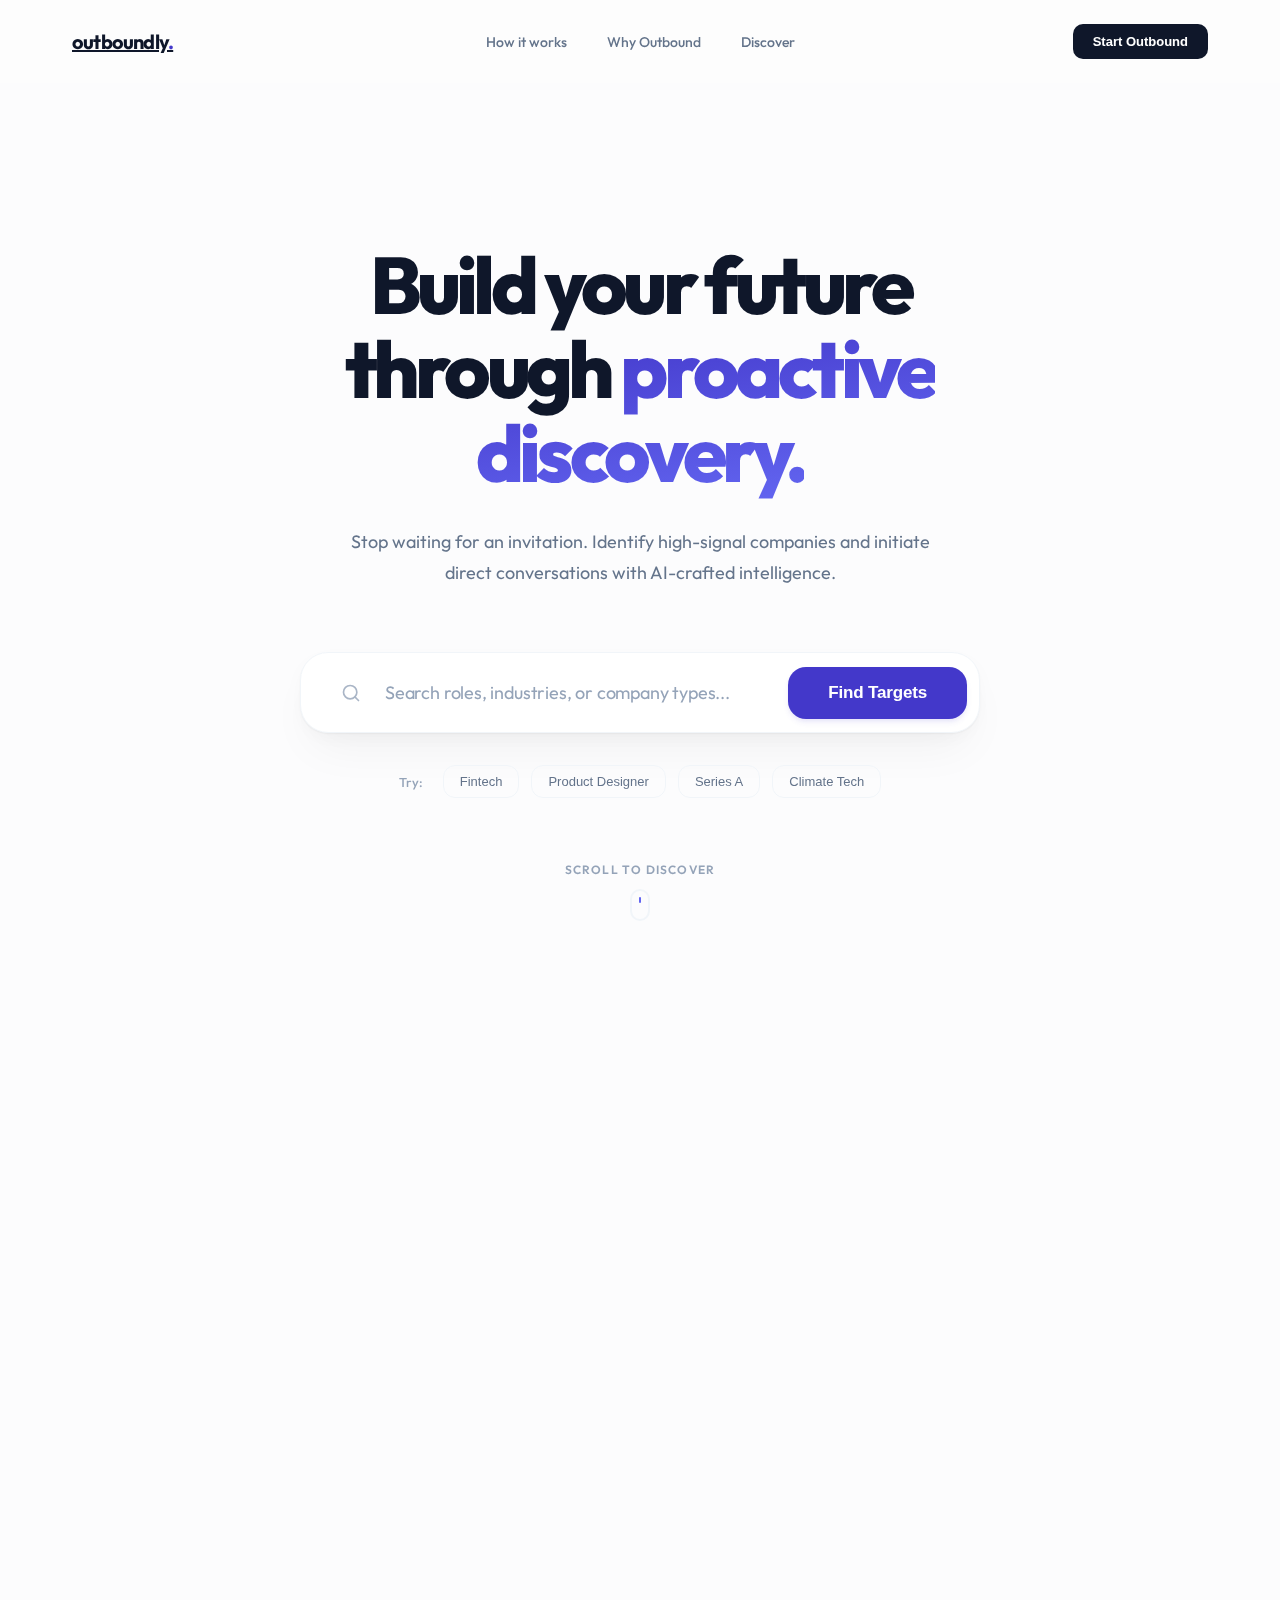
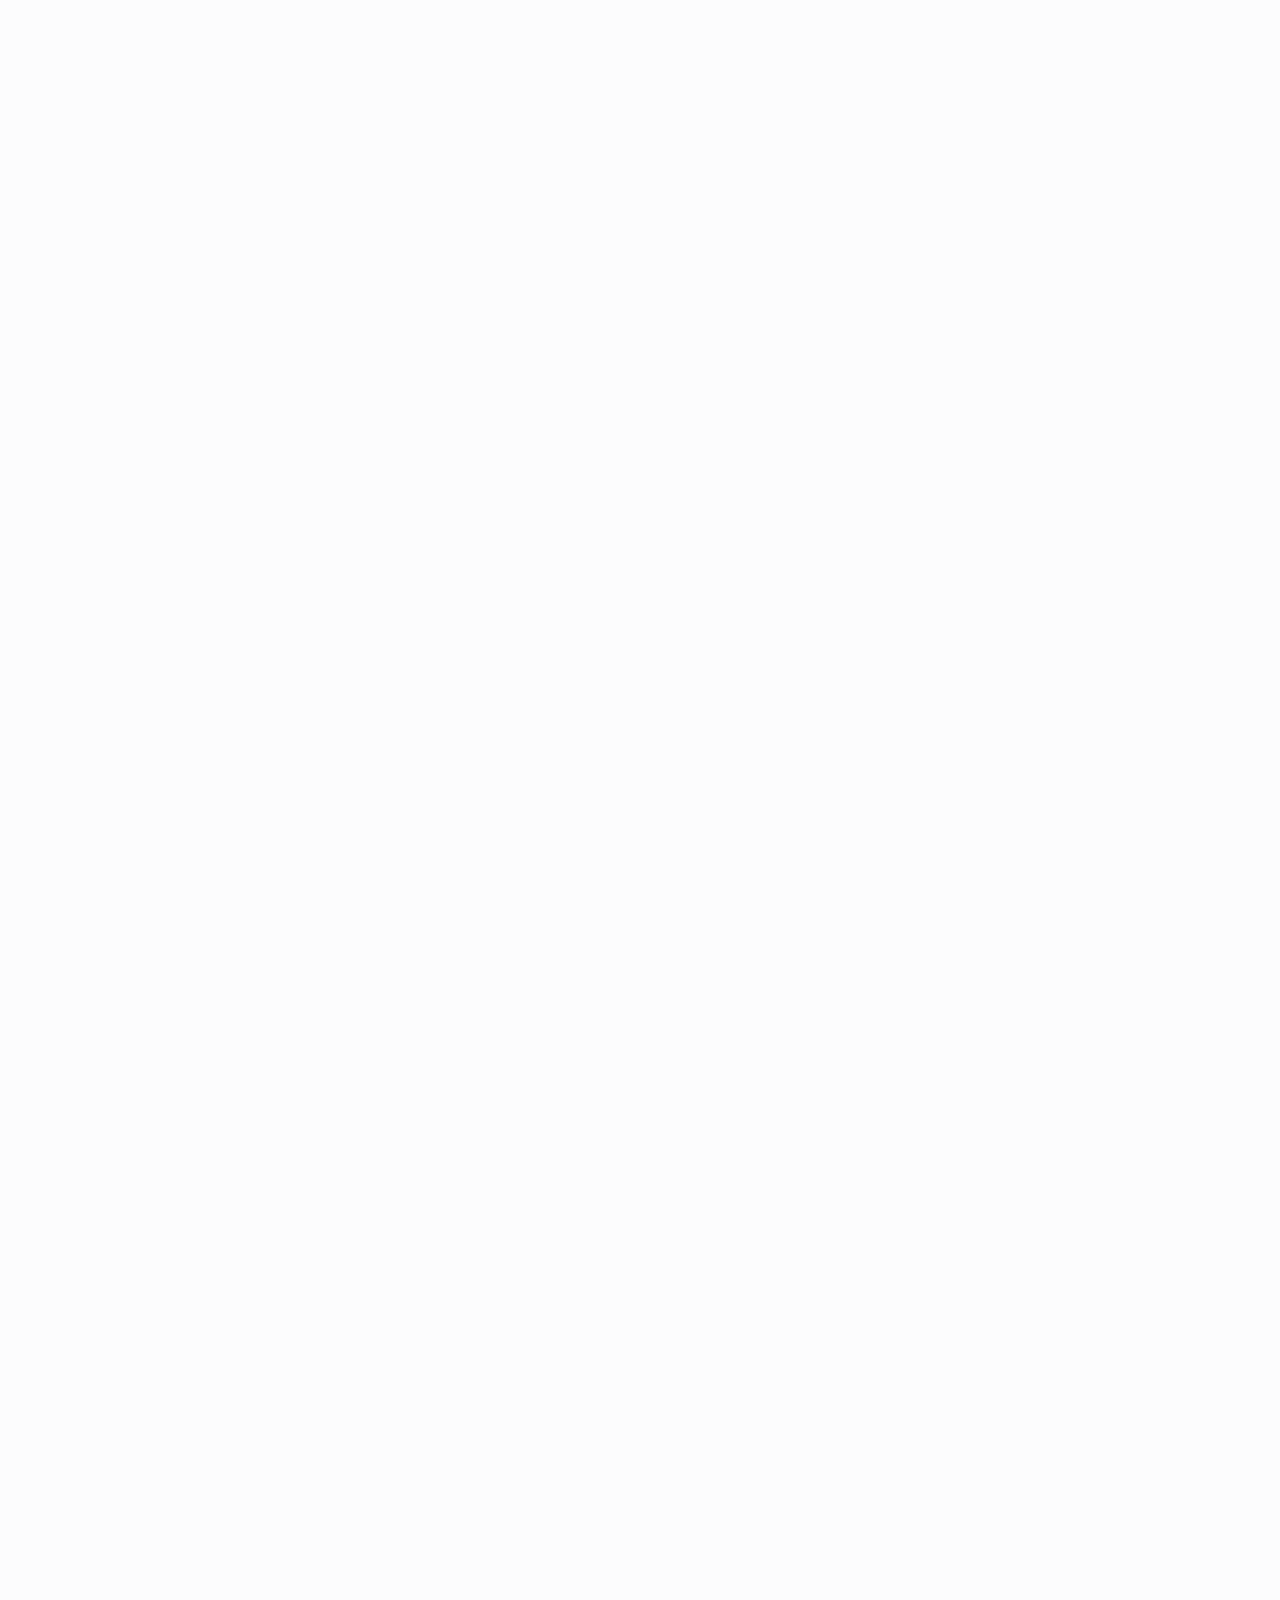
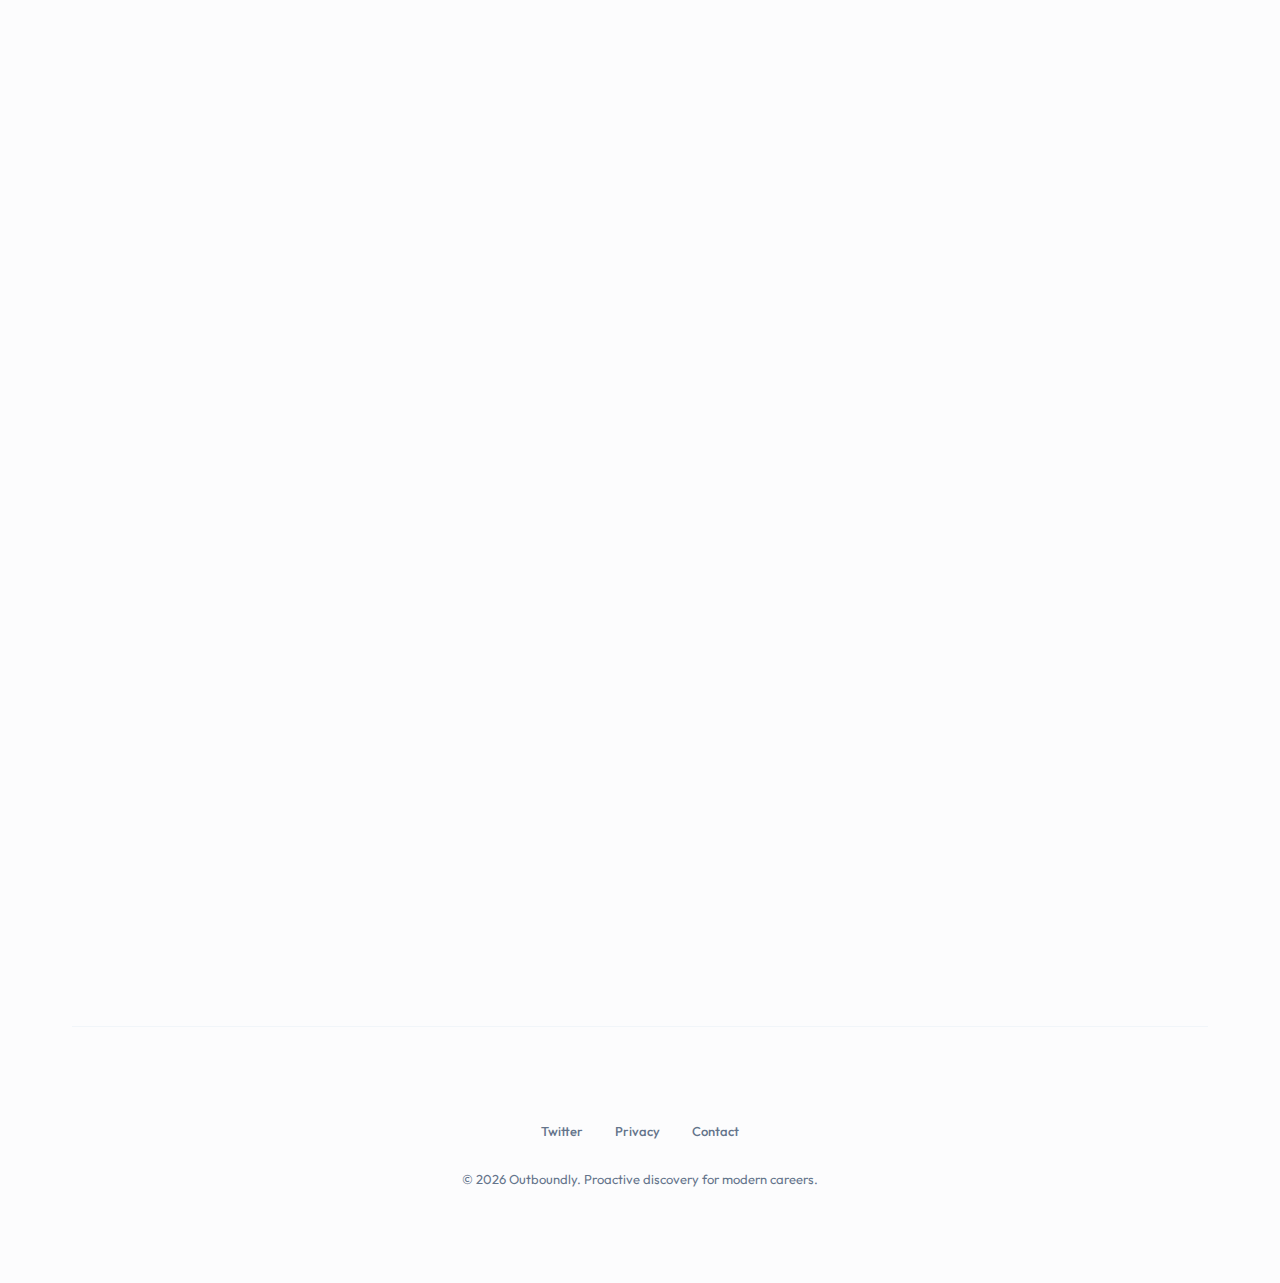
<file: index.html>
<!DOCTYPE html>
<html lang="en">

<head>
    <meta charset="UTF-8">
    <meta name="viewport" content="width=device-width, initial-scale=1.0">
    <title>Outboundly | Stop waiting. Start reaching out.</title>
    <meta name="description"
        content="Empowering your proactive job search. Identify top companies and generate AI-crafted outreach to land your dream role.">
    <link rel="preconnect" href="https://fonts.googleapis.com">
    <link rel="preconnect" href="https://fonts.gstatic.com" crossorigin>
    <link href="https://fonts.googleapis.com/css2?family=Outfit:wght@300;400;500;600;700&display=swap" rel="stylesheet">
    <link rel="stylesheet" href="style.css">
</head>

<body>
    <div class="navbar-wrapper" id="sticky-nav">
        <nav class="navbar">
            <a href="index.html" class="logo">Outboundly<span class="dot">.</span></a>
            <div class="nav-links">
                <a href="#how-it-works">How it works</a>
                <a href="#why-outbound">Why Outbound</a>
                <a href="discover.html">Discover</a>
            </div>
            <button class="btn-nav">Start Outbound</button>
        </nav>
    </div>

    <div class="app-container">

        <main>
            <section class="hero reveal-on-scroll">
                <div class="hero-content">
                    <h1 class="stagger-1">Build your future through <span>proactive discovery.</span></h1>
                    <p class="subtitle stagger-2">Stop waiting for an invitation. Identify high-signal companies and
                        initiate direct conversations with AI-crafted intelligence.</p>

                    <div class="search-container stagger-3">
                        <div class="search-bar">
                            <svg class="search-icon" xmlns="http://www.w3.org/2000/svg" width="20" height="20"
                                viewBox="0 0 24 24" fill="none" stroke="currentColor" stroke-width="2"
                                stroke-linecap="round" stroke-linejoin="round">
                                <circle cx="11" cy="11" r="8"></circle>
                                <line x1="21" y1="21" x2="16.65" y2="16.65"></line>
                            </svg>
                            <input type="text" id="job-search"
                                placeholder="Search roles, industries, or company types...">
                            <button id="search-btn" class="btn-primary">Find Targets</button>
                        </div>

                        <div class="suggestion-chips">
                            <span class="suggestion-label">Try:</span>
                            <div class="chip-group">
                                <button class="suggestion-chip">Fintech</button>
                                <button class="suggestion-chip">Product Designer</button>
                                <button class="suggestion-chip">Series A</button>
                                <button class="suggestion-chip">Climate Tech</button>
                            </div>
                        </div>

                        <div id="recent-searches" class="recent-searches-container hidden">
                            <span class="recent-label">Recent Searches:</span>
                            <div id="recent-pills" class="recent-pills"></div>
                        </div>
                    </div>

                    <div class="scroll-hint stagger-4">
                        <span>Scroll to discover</span>
                        <div class="mouse"></div>
                    </div>
                </div>
            </section>

            <div class="tease-continuation reveal-on-scroll">
                <div class="tease-item stagger-1">
                    <span class="tease-dot"></span>
                    <span>Identify targets</span>
                </div>
                <div class="tease-line stagger-2"></div>
                <div class="tease-item stagger-3">
                    <span class="tease-dot"></span>
                    <span>Get intelligence</span>
                </div>
                <div class="tease-line stagger-4"></div>
                <div class="tease-item stagger-5">
                    <span class="tease-dot"></span>
                    <span>Direct outreach</span>
                </div>
            </div>

            <section class="showcase-section alternate-bg-1 reveal-on-scroll">
                <div class="section-badge stagger-1">Show, Don't Tell</div>
                <h2 class="stagger-2">Discovery that actually works.</h2>
                <div class="showcase-grid stagger-3">
                    <div class="showcase-visual">
                        <div class="discovery-card-preview">
                            <div class="card-preview-header">
                                <div class="preview-logo" style="background: var(--primary);"></div>
                                <div class="preview-text">
                                    <span class="p-title">Vortex AI</span>
                                    <span class="p-sub">Series A • Generative Video</span>
                                </div>
                            </div>
                            <div class="card-preview-body">
                                <span class="p-label">Growth Signal</span>
                                <p>Scaling infrastructure team (+14% Q4 growth). Recently closed $42M from Tier 1 VCs.
                                </p>
                                <div class="p-divider"></div>
                                <span class="p-label">Outbound Script</span>
                                <div class="p-script">"Hi, I saw Vortex is scaling its video infrastructure... I'd love
                                    to discuss how my experience in distributed systems could..."</div>
                            </div>
                        </div>
                    </div>
                    <div class="showcase-text">
                        <h3>Intelligence at a glance.</h3>
                        <p>We don’t just find companies. We analyze funding, headcount, and mission to give you the
                            perfect wedge for your outreach.</p>
                        <ul class="benefit-list">
                            <li><span>01</span> Precision mapping</li>
                            <li><span>02</span> High-signal context</li>
                            <li><span>03</span> AI-drafted scripts</li>
                        </ul>
                    </div>
                </div>
            </section>

            <section id="how-it-works" class="steps-section reveal-on-scroll">
                <div class="section-badge stagger-1">The Method</div>
                <h2 class="stagger-2">Bypass the black hole of job boards.</h2>
                <div class="steps-grid stagger-3">
                    <div class="step-card">
                        <span class="step-num">Step 01</span>
                        <h4>Precision Discovery</h4>
                        <p>Identify companies that actually fit your career goals, filtered by signal, not just open
                            listings.</p>
                    </div>
                    <div class="step-card">
                        <span class="step-num">Step 02</span>
                        <h4>Contextual Intelligence</h4>
                        <p>Get high-signal talking points so you never go in cold. Know their mission as well as they
                            do.</p>
                    </div>
                    <div class="step-card">
                        <span class="step-num">Step 03</span>
                        <h4>Strategic Outreach</h4>
                        <p>Land meetings directly with decision-makers using personalized, value-first messaging.</p>
                    </div>
                </div>
            </section>

            <section class="testimonials-section alternate-bg-2 reveal-on-scroll">
                <div class="section-badge stagger-1">Social Proof</div>
                <div class="testimonials-grid stagger-2">
                    <div class="testimonial-card">
                        <p>“I stopped mass applying. Outboundly gave me the list and the words to actually start a
                            conversation with the right people.”</p>
                        <div class="testimonial-author">— Leo K., Software Engineer</div>
                    </div>
                    <div class="testimonial-card">
                        <p>“Finally, a tool that respects the effort it takes to find a truly great company.
                            Intentional,
                            clean, and highly effective.”</p>
                        <div class="testimonial-author">— Sarah J., Product Designer</div>
                    </div>
                </div>
            </section>

            <section class="final-cta reveal-on-scroll">
                <div class="cta-anchor-wrapper">
                    <div class="cta-content">
                        <h2 class="stagger-1">Ready to take the direct path?</h2>
                        <p class="stagger-2">Stop waiting for an invitation. Start the conversation yourself.</p>
                        <button class="btn-primary-vibrant stagger-3"
                            onclick="document.getElementById('job-search').focus()">Start Discovery</button>
                    </div>
                </div>
            </section>

            <section id="results-section" class="results-section hidden">
                <div class="results-header">
                    <h2>Discovery Results</h2>
                    <p>High-potential targets based on your search metrics.</p>
                </div>
                <div id="results-list" class="results-grid">
                    <!-- Results will be injected here -->
                </div>
            </section>
        </main>

        <footer class="footer">
            <div class="footer-links">
                <a href="#">Twitter</a>
                <a href="#">Privacy</a>
                <a href="#">Contact</a>
            </div>
            <p>&copy; 2026 Outboundly. Proactive discovery for modern careers.</p>
        </footer>

    </div>
    <script src="main.js"></script>
</body>

</html>
</file>
<file: style.css>
:root {
    --primary: #4338ca;
    --primary-hover: #312e81;
    --accent: #6366f1;
    --bg-main: #fcfcfd;
    --surface-1: #ffffff;
    --surface-2: #f8fafc;
    --text-main: #0f172a;
    --text-muted: #64748b;
    --text-light: #94a3b8;
    --border: #f1f5f9;
    --max-width: 1200px;
    /* Soft, layered shadows for premium feel */
    --shadow-subtle: 0 1px 3px rgba(0, 0, 0, 0.02);
    --shadow-elevated:
        0 10px 15px -3px rgba(0, 0, 0, 0.03),
        0 4px 6px -4px rgba(0, 0, 0, 0.03),
        0 25px 50px -12px rgba(0, 0, 0, 0.02);
    --shadow-nav: 0 4px 6px -1px rgba(0, 0, 0, 0.05), 0 2px 4px -1px rgba(0, 0, 0, 0.03);
}

* {
    margin: 0;
    padding: 0;
    box-sizing: border-box;
}

body {
    font-family: 'Outfit', sans-serif;
    background-color: var(--bg-main);
    color: var(--text-main);
    min-height: 100vh;
    display: flex;
    flex-direction: column;
    -webkit-font-smoothing: antialiased;
}

.app-container {
    max-width: var(--max-width);
    margin: 0 auto;
    width: 100%;
    padding: 0 2rem;
}

/* Unified Sticky Navbar */
.navbar-wrapper {
    position: sticky;
    top: 0;
    left: 0;
    width: 100%;
    background: rgba(252, 252, 253, 0.8);
    backdrop-filter: blur(12px);
    z-index: 1000;
    transition: box-shadow 0.3s ease;
}

.navbar-wrapper.scrolled {
    box-shadow: var(--shadow-nav);
    background: rgba(255, 255, 255, 0.95);
}

.navbar {
    max-width: var(--max-width);
    margin: 0 auto;
    padding: 1.5rem 2rem;
    display: flex;
    justify-content: space-between;
    align-items: center;
}

.nav-links {
    display: flex;
    gap: 2.5rem;
    position: absolute;
    left: 50%;
    transform: translateX(-50%);
}

.nav-links a {
    text-decoration: none;
    color: var(--text-muted);
    font-size: 0.875rem;
    font-weight: 500;
    transition: color 0.2s ease;
}

.nav-links a:hover {
    color: var(--text-main);
}

.early-access {
    opacity: 0.5;
    cursor: not-allowed;
}

.btn-nav {
    background: var(--text-main);
    color: white;
    border: none;
    padding: 0.625rem 1.25rem;
    border-radius: 10px;
    font-size: 0.8125rem;
    font-weight: 600;
    cursor: pointer;
    transition: all 0.2s ease;
}

.btn-nav:hover {
    background: var(--primary);
    transform: translateY(-1px);
}

.logo {
    font-size: 1.25rem;
    font-weight: 700;
    color: var(--text-main);
    letter-spacing: -0.04em;
    text-transform: lowercase;
}

.logo .dot {
    color: var(--primary);
}

/* Hero Centered Layout */
.hero {
    padding: 10rem 0 12rem;
    text-align: center;
    position: relative;
    overflow: hidden;
}

.hero-content {
    max-width: 800px;
    margin: 0 auto;
    position: relative;
    z-index: 2;
}

.hero h1 {
    font-size: clamp(3rem, 7vw, 5rem);
    line-height: 1.05;
    margin-bottom: 2rem;
    letter-spacing: -0.06em;
}

.hero .subtitle {
    margin: 0 auto 4rem;
    max-width: 600px;
}

/* Scroll Hint */
.scroll-hint {
    margin-top: 4rem;
    display: flex;
    flex-direction: column;
    align-items: center;
    gap: 0.75rem;
    color: var(--text-light);
    font-size: 0.75rem;
    font-weight: 600;
    text-transform: uppercase;
    letter-spacing: 0.1em;
}

.mouse {
    width: 20px;
    height: 32px;
    border: 2px solid var(--border);
    border-radius: 12px;
    position: relative;
}

.mouse::after {
    content: '';
    position: absolute;
    top: 6px;
    left: 50%;
    width: 2px;
    height: 6px;
    background: var(--accent);
    transform: translateX(-50%);
    border-radius: 2px;
    animation: scrollWheel 2s infinite;
}

@keyframes scrollWheel {
    0% {
        transform: translateX(-50%) translateY(0);
        opacity: 1;
    }

    100% {
        transform: translateX(-50%) translateY(12px);
        opacity: 0;
    }
}

/* AI Insight Badge (Global / Discovery) */
.ai-insight-badge {
    display: inline-flex;
    align-items: center;
    gap: 0.5rem;
    background: #eef2ff;
    color: #4f46e5;
    padding: 0.35rem 0.875rem;
    border-radius: 9999px;
    font-size: 0.725rem;
    font-weight: 700;
    border: 1px solid rgba(79, 70, 229, 0.1);
    cursor: help;
    position: relative;
}

.ai-icon {
    width: 14px;
    height: 14px;
    stroke: currentColor;
    stroke-width: 2.5px;
}

.tooltip {
    position: absolute;
    bottom: 100%;
    left: 50%;
    transform: translateX(-50%) translateY(-8px);
    background: #1e293b;
    color: white;
    padding: 0.75rem 1rem;
    border-radius: 8px;
    font-size: 0.75rem;
    font-weight: 500;
    width: 220px;
    text-align: center;
    pointer-events: none;
    opacity: 0;
    transition: all 0.2s ease;
    z-index: 10;
    box-shadow: 0 10px 15px -3px rgba(0, 0, 0, 0.1);
}

.tooltip::after {
    content: '';
    position: absolute;
    top: 100%;
    left: 50%;
    transform: translateX(-50%);
    border-width: 6px;
    border-style: solid;
    border-color: #1e293b transparent transparent transparent;
}

.ai-insight-badge:hover .tooltip {
    opacity: 1;
    transform: translateX(-50%) translateY(-12px);
}

/* Section Contrast Patterns */
.alternate-bg-1 {
    background-color: #f8fafc;
    border-top: 1px solid var(--border);
    border-bottom: 1px solid var(--border);
    padding: 10rem 0;
}

.alternate-bg-2 {
    background-color: #f1f5f9;
    padding: 10rem 0;
}

/* Showcase Section */
.showcase-grid {
    display: grid;
    grid-template-columns: 1fr 1fr;
    gap: 6rem;
    align-items: center;
    margin-top: 5rem;
    text-align: left;
}

.discovery-card-preview {
    background: white;
    border: 1px solid var(--border);
    border-radius: 28px;
    padding: 3rem;
    box-shadow: var(--shadow-elevated);
}

.card-preview-header {
    display: flex;
    gap: 1.25rem;
    margin-bottom: 2rem;
}

.preview-logo {
    width: 48px;
    height: 48px;
    border-radius: 14px;
}

.p-title {
    display: block;
    font-size: 1.25rem;
    font-weight: 800;
}

.p-sub {
    font-size: 0.875rem;
    color: var(--text-muted);
}

.card-preview-body p {
    font-size: 1rem;
    line-height: 1.6;
    margin: 0.5rem 0 2rem;
}

.p-label {
    font-size: 0.6875rem;
    font-weight: 700;
    text-transform: uppercase;
    color: var(--accent);
    letter-spacing: 0.05em;
}

.p-divider {
    height: 1px;
    background: var(--border);
    margin: 1.5rem 0;
}

.p-script {
    padding: 1.25rem;
    background: #f8fafc;
    border-radius: 12px;
    font-size: 0.9375rem;
    color: var(--text-muted);
    line-height: 1.6;
    border-left: 3px solid var(--accent);
}

.showcase-text h3 {
    font-size: 2rem;
    font-weight: 800;
    margin-bottom: 1.5rem;
    letter-spacing: -0.04em;
}

.benefit-list {
    list-style: none;
    margin-top: 2.5rem;
    padding: 0;
}

.benefit-list li {
    display: flex;
    align-items: center;
    gap: 1rem;
    margin-bottom: 1.25rem;
    font-weight: 600;
    font-size: 1.125rem;
}

.benefit-list span {
    color: var(--accent);
    font-size: 0.75rem;
    font-weight: 800;
    opacity: 0.6;
}

/* Reveal On Scroll Support */
.reveal-on-scroll {
    opacity: 0;
    transform: translateY(30px);
    transition:
        opacity 1.2s cubic-bezier(0.16, 1, 0.3, 1),
        transform 1.2s cubic-bezier(0.16, 1, 0.3, 1);
    will-change: transform, opacity;
}

.reveal-on-scroll.active {
    opacity: 1;
    transform: translateY(0);
}

/* Staggered Children */
.stagger-1,
.stagger-2,
.stagger-3,
.stagger-4,
.stagger-5 {
    opacity: 0;
    transform: translateY(20px);
    transition:
        opacity 1.2s cubic-bezier(0.16, 1, 0.3, 1),
        transform 1.2s cubic-bezier(0.16, 1, 0.3, 1);
}

.reveal-on-scroll.active .stagger-1 {
    opacity: 1;
    transform: translateY(0);
    transition-delay: 0.1s;
}

.reveal-on-scroll.active .stagger-2 {
    opacity: 1;
    transform: translateY(0);
    transition-delay: 0.25s;
}

.reveal-on-scroll.active .stagger-3 {
    opacity: 1;
    transform: translateY(0);
    transition-delay: 0.4s;
}

.reveal-on-scroll.active .stagger-4 {
    opacity: 1;
    transform: translateY(0);
    transition-delay: 0.55s;
}

.reveal-on-scroll.active .stagger-5 {
    opacity: 1;
    transform: translateY(0);
    transition-delay: 0.7s;
}

/* Section Rhythm */
.alternate-bg {
    background-color: #f8fafc;
    border-top: 1px solid var(--border);
    border-bottom: 1px solid var(--border);
}

h1 {
    font-size: clamp(2.5rem, 6vw, 4.5rem);
    font-weight: 800;
    line-height: 1.05;
    margin-bottom: 2rem;
    letter-spacing: -0.06em;
    color: var(--text-main);
}

h1 span {
    background: linear-gradient(to bottom right, var(--primary), var(--accent));
    -webkit-background-clip: text;
    background-clip: text;
    -webkit-text-fill-color: transparent;
}

.subtitle {
    font-size: 1.125rem;
    color: var(--text-muted);
    max-width: 600px;
    margin: 0 auto 3.5rem;
    line-height: 1.7;
    font-weight: 400;
}

/* Search Container */
.search-container {
    max-width: 680px;
    margin: 0 auto;
}

.search-bar {
    display: flex;
    align-items: center;
    background: var(--surface-1);
    padding: 0.75rem;
    border-radius: 28px;
    box-shadow:
        0 1px 2px rgba(0, 0, 0, 0.05),
        0 8px 24px -4px rgba(0, 0, 0, 0.04),
        0 24px 48px -12px rgba(0, 0, 0, 0.05);
    border: 1px solid var(--border);
    transition: all 0.4s cubic-bezier(0.16, 1, 0.3, 1);
}

.search-bar:focus-within {
    transform: translateY(-2px);
    border-color: #cbd5e1;
    box-shadow:
        0 20px 40px -15px rgba(0, 0, 0, 0.08),
        0 0 0 4px rgba(99, 102, 241, 0.04);
}

.search-icon {
    margin-left: 1.75rem;
    color: var(--text-light);
    opacity: 0.8;
}

#job-search {
    flex: 1;
    border: none;
    padding: 1rem 1.5rem;
    font-size: 1.125rem;
    font-family: inherit;
    outline: none;
    background: transparent;
    color: var(--text-main);
    letter-spacing: -0.01em;
}

#job-search::placeholder {
    color: #94a3b8;
    transition: opacity 0.5s ease;
}

.btn-primary {
    background: var(--primary);
    color: white;
    border: none;
    padding: 1rem 2.5rem;
    border-radius: 18px;
    font-size: 1.0625rem;
    font-weight: 600;
    cursor: pointer;
    transition: all 0.3s cubic-bezier(0.16, 1, 0.3, 1);
    letter-spacing: -0.01em;
    box-shadow: 0 4px 6px -1px rgba(67, 56, 202, 0.1), 0 2px 4px -1px rgba(67, 56, 202, 0.06);
}

.btn-primary:hover {
    background: var(--primary-hover);
    transform: translateY(-2px);
    box-shadow: 0 10px 15px -3px rgba(67, 56, 202, 0.2), 0 4px 6px -2px rgba(67, 56, 202, 0.05);
}

.btn-primary:active {
    transform: translateY(0);
}

/* Suggestion Chips */
.suggestion-chips {
    margin-top: 2rem;
    display: flex;
    align-items: center;
    justify-content: center;
    gap: 1.25rem;
    animation: fadeInUp 0.8s ease backwards 0.4s;
}

.suggestion-label {
    font-size: 0.8125rem;
    color: var(--text-light);
    font-weight: 500;
}

.chip-group {
    display: flex;
    gap: 0.75rem;
    flex-wrap: wrap;
    justify-content: center;
}

.suggestion-chip {
    background: transparent;
    border: 1px solid var(--border);
    color: var(--text-muted);
    padding: 0.5rem 1rem;
    border-radius: 12px;
    font-size: 0.8125rem;
    font-weight: 500;
    cursor: pointer;
    transition: all 0.2s ease;
    white-space: nowrap;
}

.suggestion-chip:hover {
    background: var(--surface-2);
    border-color: #cbd5e1;
    color: var(--text-main);
    transform: translateY(-1px);
}

.search-helper {
    font-size: 0.875rem;
    color: var(--text-muted);
    margin-top: 2.5rem;
    font-weight: 400;
    opacity: 0.7;
}

/* Recent Searches */
.recent-searches-container {
    display: flex;
    align-items: center;
    gap: 1rem;
    margin-top: 2rem;
    justify-content: center;
    padding-top: 1.5rem;
    border-top: 1px dashed var(--border);
}

.recent-searches-container.hidden {
    display: none;
}

.recent-label {
    font-size: 0.7rem;
    font-weight: 700;
    color: var(--text-light);
    text-transform: uppercase;
    letter-spacing: 0.08em;
}

.recent-pills {
    display: flex;
    gap: 0.5rem;
}

.search-pill {
    background: #f8fafc;
    color: var(--text-muted);
    padding: 0.35rem 0.875rem;
    border-radius: 10px;
    font-size: 0.75rem;
    font-weight: 600;
    cursor: pointer;
    border: 1px solid transparent;
    transition: all 0.2s ease;
}

.search-pill:hover {
    background: white;
    border-color: var(--accent);
    color: var(--accent);
}

/* Tease Continuation */
.tease-continuation {
    display: flex;
    align-items: center;
    justify-content: center;
    gap: 1.5rem;
    padding: 2rem 0;
    opacity: 0.6;
    font-size: 0.8125rem;
    font-weight: 500;
    color: var(--text-muted);
    letter-spacing: 0.02em;
}

.tease-item {
    display: flex;
    align-items: center;
    gap: 0.75rem;
}

.tease-dot {
    width: 6px;
    height: 6px;
    background: var(--accent);
    border-radius: 50%;
    opacity: 0.5;
}

.tease-line {
    width: 40px;
    height: 1px;
    background: var(--border);
}

/* Steps & Strategy Section */
.steps-section {
    padding: 10rem 0;
    text-align: center;
}

.steps-section h2 {
    font-size: 2.5rem;
    font-weight: 800;
    letter-spacing: -0.05em;
    margin-bottom: 5rem;
    max-width: 600px;
    margin-left: auto;
    margin-right: auto;
    line-height: 1.1;
}

.section-badge {
    display: inline-block;
    padding: 0.35rem 1rem;
    background: #f1f5f9;
    color: var(--text-muted);
    font-size: 0.6875rem;
    font-weight: 700;
    text-transform: uppercase;
    letter-spacing: 0.1em;
    border-radius: 9999px;
    margin-bottom: 2rem;
}

.steps-grid {
    display: grid;
    grid-template-columns: repeat(3, 1fr);
    gap: 4rem;
}

.step-card {
    text-align: left;
}

.step-num {
    display: block;
    font-size: 0.75rem;
    font-weight: 800;
    color: var(--accent);
    margin-bottom: 1.25rem;
    opacity: 0.6;
    text-transform: uppercase;
    letter-spacing: 0.05em;
}

.step-card h4 {
    font-size: 1.25rem;
    font-weight: 700;
    margin-bottom: 1rem;
    letter-spacing: -0.02em;
}

.step-card p {
    font-size: 1rem;
    color: var(--text-muted);
    line-height: 1.7;
}

/* Testimonials */
.testimonials-section {
    padding: 6rem 0 10rem;
    text-align: center;
}

.testimonials-grid {
    display: grid;
    grid-template-columns: repeat(2, 1fr);
    gap: 2.5rem;
    margin-top: 4rem;
}

.testimonial-card {
    background: var(--surface-2);
    border: 1px solid var(--border);
    padding: 3.5rem;
    border-radius: 28px;
    text-align: left;
    transition: transform 0.3s ease;
}

.testimonial-card:hover {
    transform: translateY(-4px);
}

.testimonial-card p {
    font-size: 1.25rem;
    color: #334155;
    line-height: 1.6;
    margin-bottom: 2.5rem;
    font-weight: 400;
    letter-spacing: -0.01em;
}

.testimonial-author {
    font-size: 0.875rem;
    font-weight: 600;
    color: var(--text-muted);
}

/* Final CTA Section */
.final-cta {
    padding: 8rem 0;
    margin-bottom: 4rem;
}

.cta-anchor-wrapper {
    background: #0f172a;
    color: white;
    padding: 8rem 4rem;
    border-radius: 48px;
    text-align: center;
    position: relative;
    overflow: hidden;
}

.cta-anchor-wrapper h2 {
    color: white;
    font-size: 3.5rem;
    margin-bottom: 1.5rem;
    letter-spacing: -0.06em;
}

.cta-anchor-wrapper p {
    color: rgba(255, 255, 255, 0.7);
    font-size: 1.25rem;
    margin-bottom: 4rem;
}

.btn-primary-vibrant {
    background: white;
    color: #0f172a;
    border: none;
    padding: 1.25rem 3rem;
    border-radius: 20px;
    font-size: 1.125rem;
    font-weight: 700;
    cursor: pointer;
    transition: all 0.3s cubic-bezier(0.16, 1, 0.3, 1);
    box-shadow: 0 20px 40px rgba(0, 0, 0, 0.2);
}

.btn-primary-vibrant:hover {
    transform: translateY(-4px) scale(1.02);
    box-shadow: 0 30px 60px rgba(0, 0, 0, 0.3);
    background: #f8fafc;
}

/* Results Section */
.results-section {
    padding: 6rem 0 10rem;
    border-top: 1px solid var(--border);
}

.results-section.hidden {
    display: none;
}

.results-header {
    margin-bottom: 5rem;
    text-align: center;
}

.results-header h2 {
    font-size: 2rem;
    font-weight: 800;
    letter-spacing: -0.04em;
    margin-bottom: 1rem;
}

.results-header p {
    color: var(--text-muted);
    font-size: 1.125rem;
}

.results-grid {
    display: grid;
    grid-template-columns: repeat(auto-fill, minmax(340px, 1fr));
    gap: 3rem;
}

.company-card {
    background: var(--surface-1);
    border: 1px solid var(--border);
    padding: 4rem;
    border-radius: 36px;
    box-shadow: var(--shadow-subtle);
    transition: all 0.5s cubic-bezier(0.16, 1, 0.3, 1);
    display: flex;
    flex-direction: column;
    gap: 3rem;
}

.company-card:hover {
    transform: translateY(-8px);
    box-shadow: var(--shadow-elevated);
    border-color: #cbd5e1;
}

.company-info h3 {
    font-size: 1.75rem;
    margin-bottom: 1rem;
    font-weight: 800;
    letter-spacing: -0.04em;
}

.company-description {
    color: var(--text-muted);
    font-size: 1.125rem;
    line-height: 1.6;
}

/* AI Insights Styles */
.ai-insights {
    padding-top: 3rem;
    border-top: 1px solid var(--border);
    display: flex;
    flex-direction: column;
    gap: 2.5rem;
}

.ai-badge {
    display: inline-flex;
    align-items: center;
    gap: 0.625rem;
    color: var(--accent);
    font-size: 0.8125rem;
    font-weight: 700;
    text-transform: uppercase;
    letter-spacing: 0.1em;
}

.insight-group {
    display: flex;
    flex-direction: column;
    gap: 0.75rem;
}

.insight-label {
    font-size: 0.875rem;
    font-weight: 700;
    color: var(--text-main);
    text-transform: uppercase;
    letter-spacing: 0.05em;
    opacity: 0.8;
}

.ai-summary {
    font-size: 1rem;
    line-height: 1.7;
    color: #475569;
}

.ai-outreach {
    background: var(--surface-2);
    border: 1px solid var(--border);
    padding: 2rem;
    border-radius: 20px;
    font-size: 1rem;
    color: #334155;
    line-height: 1.8;
    position: relative;
    border-left: 4px solid var(--accent);
}

.loading-skeleton {
    height: 1.25rem;
    background: linear-gradient(90deg, #f8fafc 25%, #f1f5f9 50%, #f8fafc 75%);
    background-size: 200% 100%;
    animation: skeleton-loading 2s infinite linear;
    border-radius: 8px;
}

@keyframes skeleton-loading {
    0% {
        background-position: 200% 0;
    }

    100% {
        background-position: -200% 0;
    }
}

.btn-secondary {
    margin-top: auto;
    background: #ffffff;
    color: var(--text-main);
    border: 1px solid #e2e8f0;
    padding: 1rem 1.75rem;
    border-radius: 14px;
    font-weight: 700;
    font-size: 1rem;
    text-align: center;
    cursor: pointer;
    transition: all 0.2s ease;
}

.btn-secondary:hover {
    background: #f8fafc;
    border-color: #cbd5e1;
}

/* Footer */
.footer {
    padding: 6rem 0;
    text-align: center;
    color: var(--text-muted);
    font-size: 0.8125rem;
    border-top: 1px solid var(--border);
}

.footer-links {
    display: flex;
    justify-content: center;
    gap: 2rem;
    margin-bottom: 2rem;
}

.footer-links a {
    color: var(--text-muted);
    text-decoration: none;
    font-weight: 500;
    transition: color 0.2s ease;
}

.footer-links a:hover {
    color: var(--text-main);
}

/* Animations */
@keyframes fadeInUp {
    from {
        opacity: 0;
        transform: translateY(20px);
    }

    to {
        opacity: 1;
        transform: translateY(0);
    }
}

.animate-card {
    animation: fadeInUp 0.8s cubic-bezier(0.16, 1, 0.3, 1) forwards;
}

/* Responsive */
@media (max-width: 992px) {

    .showcase-grid {
        grid-template-columns: 1fr;
        gap: 4rem;
        text-align: center;
    }

}

@media (max-width: 768px) {
    .navbar {
        padding: 1.5rem 0;
    }

    .nav-links {
        display: none;
    }

    .steps-grid,
    .testimonials-grid {
        grid-template-columns: 1fr;
        gap: 3rem;
    }

    .steps-section {
        padding: 6rem 0;
    }

    .steps-section h2 {
        font-size: 1.75rem;
        margin-bottom: 3rem;
    }

    .search-bar {
        flex-direction: column;
        padding: 1.25rem;
        border-radius: 20px;
        gap: 1rem;
    }

    .search-icon {
        display: none;
    }

    #job-search {
        width: 100%;
        text-align: center;
        padding: 0.5rem;
    }

    .btn-primary {
        width: 100%;
    }

    .results-grid {
        grid-template-columns: 1fr;
    }

    h1 {
        font-size: 2.75rem;
    }

    .cta-anchor-wrapper h2 {
        font-size: 2.25rem;
    }

    .cta-anchor-wrapper {
        padding: 6rem 1.5rem;
    }
}

/* Discovery Page Styles */
.discover-page {
    background-color: #f8fafc;
}

.active-nav {
    color: var(--text-main) !important;
    font-weight: 700 !important;
    position: relative;
}

.active-nav::after {
    content: '';
    position: absolute;
    bottom: -4px;
    left: 0;
    width: 100%;
    height: 2px;
    background: var(--primary);
}

.discover-main {
    padding: 2rem 0 6rem;
}

.discover-header {
    display: flex;
    justify-content: space-between;
    align-items: center;
    margin-bottom: 2.5rem;
}

.result-count {
    font-size: 0.875rem;
    color: var(--text-muted);
    font-weight: 500;
}

.sort-controls {
    display: flex;
    align-items: center;
    gap: 0.75rem;
    font-size: 0.875rem;
    color: var(--text-muted);
}

.sort-dropdown {
    border: 1px solid var(--border);
    padding: 0.5rem 1rem;
    border-radius: 10px;
    background: white;
    font-family: inherit;
    color: var(--text-main);
    font-weight: 500;
    cursor: pointer;
    outline: none;
}

.results-list {
    display: flex;
    flex-direction: column;
    gap: 1.25rem;
}

.job-result-card {
    background: white;
    border: 1px solid var(--border);
    border-radius: 20px;
    padding: 2rem;
    display: flex;
    align-items: center;
    justify-content: space-between;
    transition: all 0.25s cubic-bezier(0.16, 1, 0.3, 1);
}

.job-result-card:hover {
    transform: translateY(-2px);
    box-shadow: 0 10px 20px -5px rgba(0, 0, 0, 0.04);
    border-color: var(--primary);
}

.card-main {
    display: flex;
    align-items: center;
    gap: 1.5rem;
    flex: 1;
}

.company-logo-circle {
    width: 54px;
    height: 54px;
    border-radius: 50%;
    background: #f1f5f9;
    flex-shrink: 0;
    display: flex;
    align-items: center;
    justify-content: center;
    font-weight: 700;
    font-size: 1.25rem;
    color: white;
}

.job-info-group {
    display: flex;
    flex-direction: column;
    gap: 0.5rem;
}

.job-title-row {
    display: flex;
    align-items: center;
    gap: 0.75rem;
}

.job-title-row h3 {
    font-size: 1.125rem;
    font-weight: 700;
    letter-spacing: -0.01em;
    margin: 0;
}

.company-name-muted {
    font-size: 0.9375rem;
    color: var(--text-muted);
    font-weight: 500;
}

.card-meta-row {
    display: flex;
    align-items: center;
    gap: 1.25rem;
    flex-wrap: wrap;
}

.meta-item {
    display: flex;
    align-items: center;
    gap: 0.5rem;
    font-size: 0.8125rem;
    color: var(--text-muted);
    font-weight: 500;
}

.meta-icon {
    width: 14px;
    height: 14px;
    opacity: 0.5;
}

.posted-tag {
    font-size: 0.75rem;
    background: #f1f5f9;
    padding: 0.25rem 0.625rem;
    border-radius: 6px;
    color: var(--text-muted);
    font-weight: 600;
}

.card-actions {
    display: flex;
    align-items: center;
    gap: 1.5rem;
}

.bookmark-btn {
    background: transparent;
    border: none;
    color: var(--text-light);
    cursor: pointer;
    padding: 0.5rem;
    transition: color 0.2s ease;
    display: flex;
    align-items: center;
}

.bookmark-btn:hover {
    color: var(--primary);
}

.btn-details {
    background: #0f172a;
    color: white;
    border: none;
    padding: 0.75rem 1.75rem;
    border-radius: 12px;
    font-weight: 600;
    font-size: 0.875rem;
    cursor: pointer;
    transition: all 0.2s ease;
}

.btn-details:hover {
    background: var(--primary);
}

/* Pagination */
.pagination-container {
    margin-top: 4rem;
    display: flex;
    justify-content: center;
    border-top: none;
    padding: 0;
}

.pagination {
    display: flex;
    align-items: center;
    gap: 1.5rem;
}

.pag-btn {
    background: white;
    border: 1px solid var(--border);
    padding: 0.625rem 1.25rem;
    border-radius: 10px;
    font-size: 0.875rem;
    font-weight: 600;
    cursor: pointer;
    transition: all 0.2s ease;
}

.pag-btn:hover:not(.disabled) {
    border-color: var(--primary);
    color: var(--primary);
}

.pag-btn.disabled {
    opacity: 0.3;
    cursor: not-allowed;
}

.pag-numbers {
    display: flex;
    align-items: center;
    gap: 0.5rem;
}

.pag-num {
    width: 36px;
    height: 36px;
    display: flex;
    align-items: center;
    justify-content: center;
    border-radius: 8px;
    font-size: 0.875rem;
    font-weight: 600;
    color: var(--text-muted);
    cursor: pointer;
    transition: all 0.2s ease;
}

.pag-num:hover:not(.active) {
    background: #f1f5f9;
}

.pag-num.active {
    background: var(--primary);
    color: white;
}
</file>
